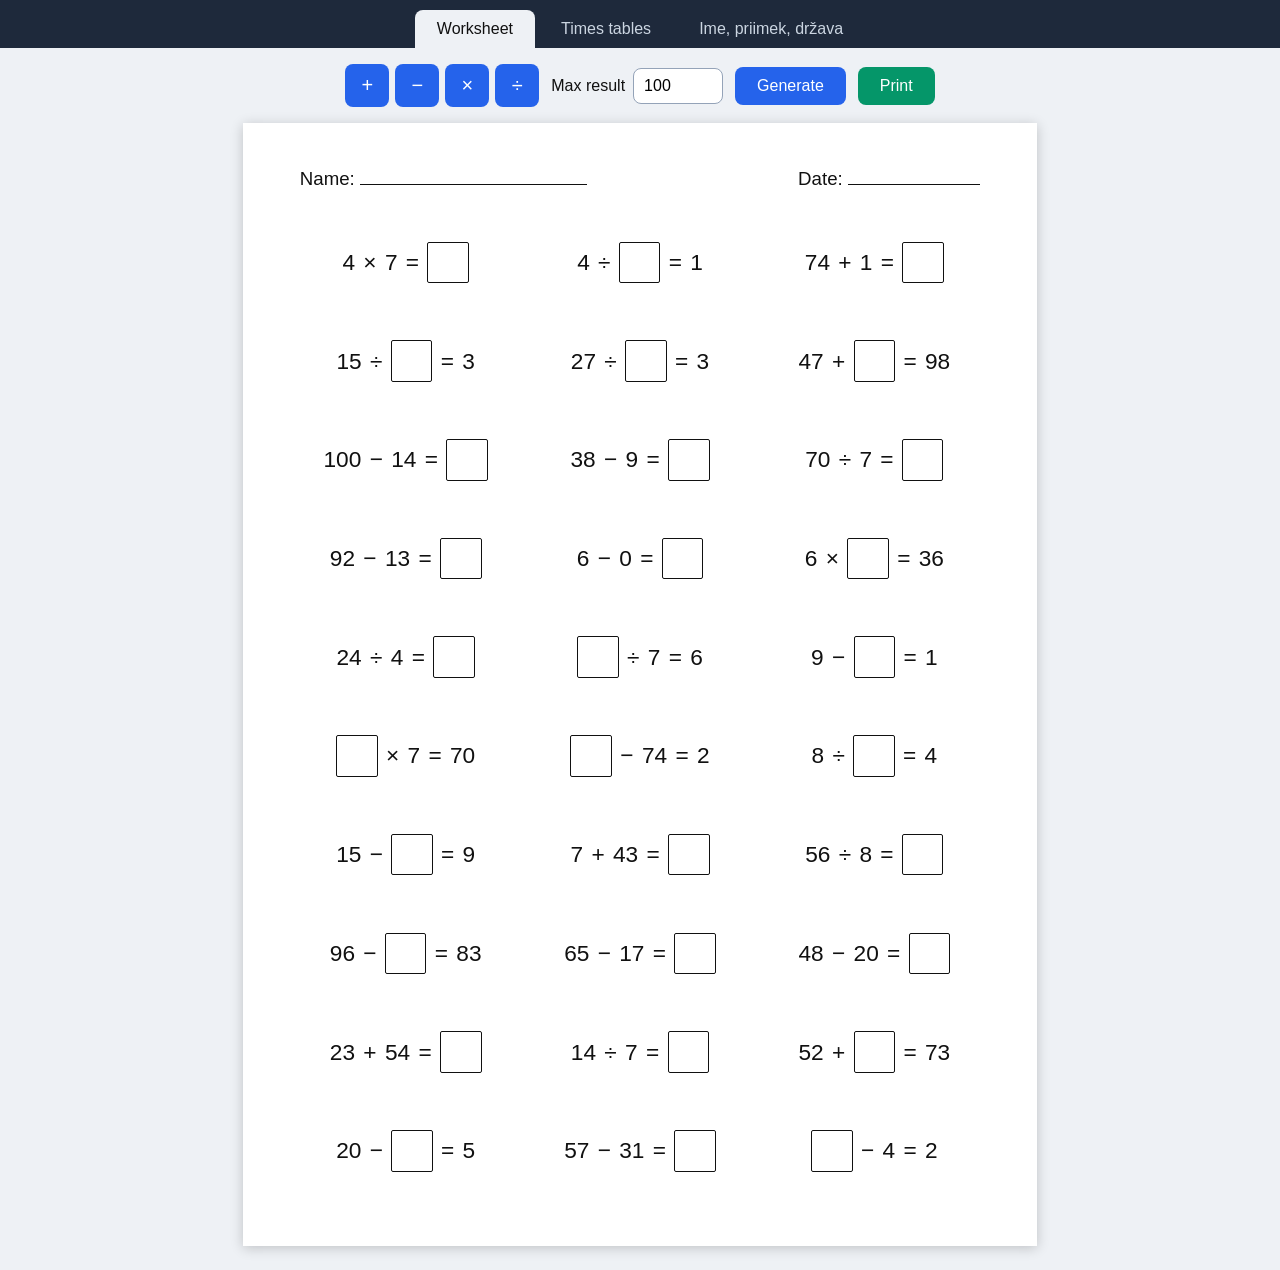
<file: index.html>
<!DOCTYPE html>
<html lang="en">
<head>
<meta charset="UTF-8">
<meta name="viewport" content="width=device-width, initial-scale=1">
<title>Maths worksheet</title>
<link rel="stylesheet" href="style.css">
<style>
  .toolbar {
    display: flex;
    gap: 12px;
    justify-content: center;
    padding: 16px;
  }
  .toolbar { flex-wrap: wrap; align-items: center; }
  .ops { display: flex; gap: 6px; }
  .ops button {
    width: 44px; padding: 10px 0; font-size: 20px;
    background: #cbd5e1; color: #334155;
  }
  .ops button[aria-pressed="true"] { background: #2563eb; color: #fff; }
  .max { font-size: 16px; display: flex; align-items: center; gap: 8px; }
  .max input {
    font: inherit; width: 90px; padding: 8px 10px;
    border: 1px solid #94a3b8; border-radius: 8px;
  }

  .page {
    width: 210mm;
    height: 297mm;
    margin: 0 auto 24px;
    padding: 12mm 15mm;
    background: #fff;
    box-shadow: 0 2px 12px rgba(0,0,0,.2);
    display: flex;
    flex-direction: column;
  }
  .head {
    display: flex;
    justify-content: space-between;
    font-size: 14pt;
    margin-bottom: 6mm;
  }
  .head span { border-bottom: 1px solid #111; min-width: 60mm; display: inline-block; }
  .grid {
    flex: 1;
    display: grid;
    grid-template-columns: repeat(3, 1fr);
    grid-template-rows: repeat(10, 1fr);
    gap: 0 6mm;
  }
  .eq {
    display: flex;
    align-items: center;
    justify-content: center;
    gap: 2.2mm;
    font-size: 17pt;
    white-space: nowrap;
  }
  .box {
    display: inline-block;
    width: 11mm;
    height: 11mm;
    border: 1.5px solid #111;
    border-radius: 2px;
  }

  @page { size: A4; margin: 0; }
  @media print {
    .toolbar { display: none; }
    .page { margin: 0; box-shadow: none; }
  }
</style>
</head>
<body>
  <nav class="nav">
    <a href="index.html" aria-current="page">Worksheet</a>
    <a href="times-tables.html">Times tables</a>
    <a href="mesta-zivali.html">Ime, priimek, država</a>
  </nav>
  <div class="toolbar">
    <div class="ops" id="ops" role="group" aria-label="Operations">
      <button type="button" data-op="+" aria-pressed="true" title="Addition">+</button>
      <button type="button" data-op="−" aria-pressed="true" title="Subtraction">−</button>
      <button type="button" data-op="×" aria-pressed="true" title="Multiplication">×</button>
      <button type="button" data-op="÷" aria-pressed="true" title="Division">÷</button>
    </div>
    <label class="max">Max result
      <input type="number" id="max" value="100" min="1" max="100000" step="1">
    </label>
    <button id="gen">Generate</button>
    <button id="print" class="secondary">Print</button>
  </div>

  <div class="page">
    <div class="head"><div>Name: <span></span></div><div>Date: <span style="min-width:35mm"></span></div></div>
    <div class="grid" id="grid"></div>
  </div>

<script>
const ROWS = 10, COLS = 3;
let MAX = 100;
const rnd = (a, b) => Math.floor(Math.random() * (b - a + 1)) + a;
const pick = arr => arr[Math.floor(Math.random() * arr.length)];

const opButtons = [...document.querySelectorAll('#ops button')];
const maxInput = document.getElementById('max');
const activeOps = () => opButtons.filter(b => b.getAttribute('aria-pressed') === 'true').map(b => b.dataset.op);

// Returns {a, op, b, c} meaning a op b = c, all values within 0..MAX
function makeEquation(op) {
  // Factor limit for × and ÷: 10 up to MAX 100, grows with sqrt(MAX) beyond
  const F = Math.max(10, Math.round(Math.sqrt(MAX)));
  const lo = MAX >= 4 ? 2 : 1;
  switch (op) {
    case '+': {
      const a = rnd(0, MAX), b = rnd(0, MAX - a);
      return { a, op: '+', b, c: a + b };
    }
    case '−': {
      const a = rnd(0, MAX), b = rnd(0, a);
      return { a, op: '−', b, c: a - b };
    }
    case '×': {
      const a = rnd(lo, Math.min(F, MAX)), b = rnd(lo, Math.max(lo, Math.min(F, Math.floor(MAX / a))));
      return { a, op: '×', b, c: a * b };
    }
    default: {
      const b = rnd(lo, Math.min(F, MAX)), c = rnd(1, Math.max(1, Math.min(F, Math.floor(MAX / b))));
      return { a: b * c, op: '÷', b, c };
    }
  }
}

function render(e) {
  // Hide the result (after =) or one of the operands (in the middle / start)
  const hide = pick(['c', 'c', 'b', 'a']);
  const box = '<span class="box"></span>';
  const part = k => (k === hide ? box : e[k]);
  return `${part('a')} <span>${e.op}</span> ${part('b')} <span>=</span> ${part('c')}`;
}

function generate() {
  const v = parseInt(maxInput.value, 10);
  MAX = Math.min(100000, Math.max(1, Number.isFinite(v) ? v : 100));
  maxInput.value = MAX;
  const ops = activeOps();
  const seen = new Set();
  const cells = [];
  let tries = 0;
  while (cells.length < ROWS * COLS) {
    const e = makeEquation(pick(ops));
    const key = `${e.a}${e.op}${e.b}`;
    // Avoid duplicates, but give up after many tries (small MAX has few combinations)
    if (seen.has(key) && ++tries < 500) continue;
    seen.add(key);
    cells.push(`<div class="eq">${render(e)}</div>`);
  }
  document.getElementById('grid').innerHTML = cells.join('');
}

opButtons.forEach(b => b.addEventListener('click', () => {
  const on = b.getAttribute('aria-pressed') === 'true';
  if (on && activeOps().length === 1) return; // keep at least one operation selected
  b.setAttribute('aria-pressed', String(!on));
}));
document.getElementById('gen').addEventListener('click', generate);
document.getElementById('print').addEventListener('click', () => window.print());
generate();
</script>
</body>
</html>
</file>
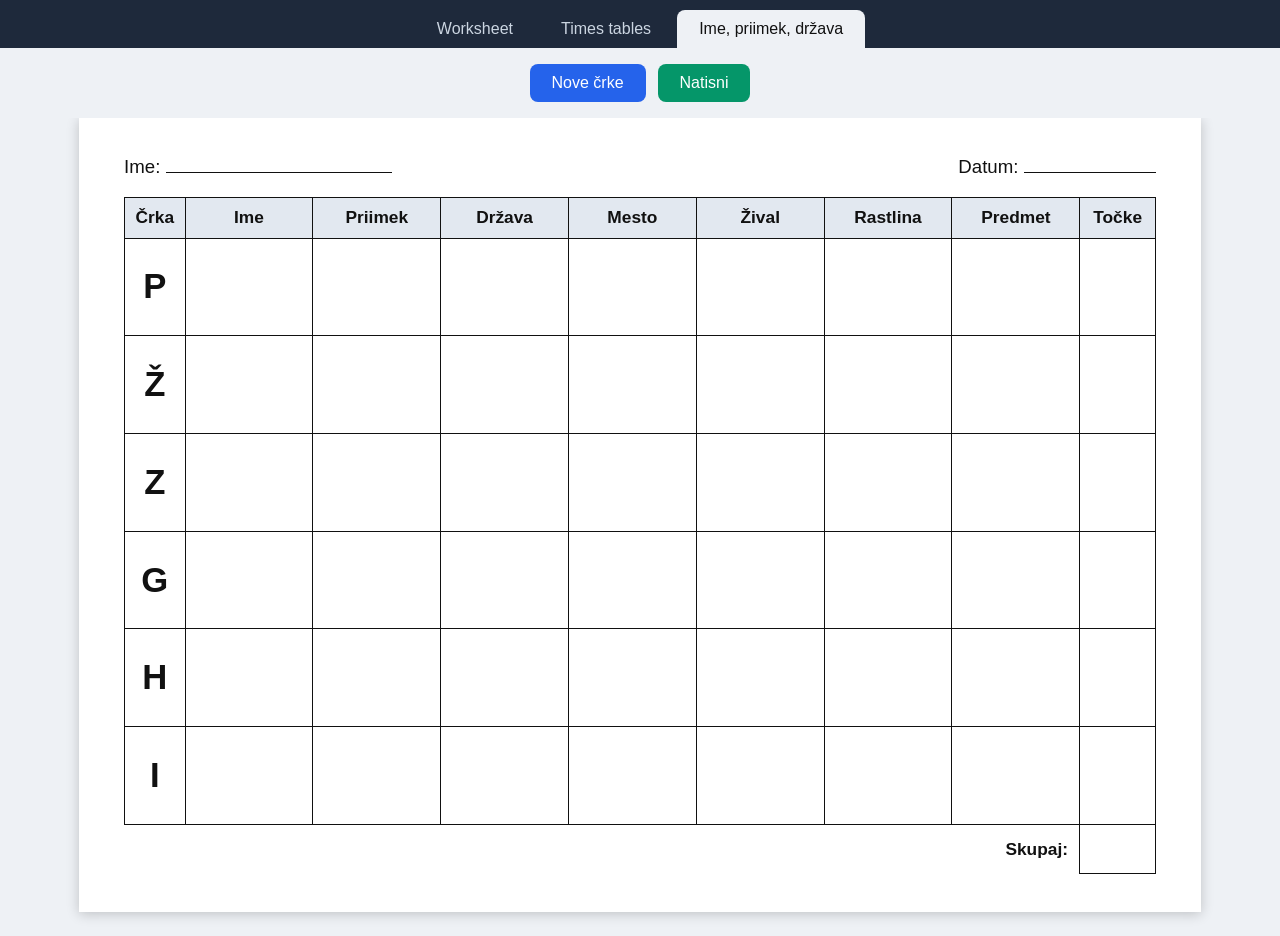
<file: mesta-zivali.html>
<!DOCTYPE html>
<html lang="sl">
<head>
<meta charset="UTF-8">
<meta name="viewport" content="width=device-width, initial-scale=1">
<title>Ime, priimek, država</title>
<link rel="stylesheet" href="style.css">
<style>
  .toolbar {
    display: flex; flex-wrap: wrap; align-items: center;
    gap: 12px; justify-content: center; padding: 16px;
  }
  .wrap { overflow-x: auto; padding: 0 16px 24px; }

  /* A4 landscape sheet */
  .page {
    width: 297mm;
    height: 210mm;
    margin: 0 auto;
    padding: 10mm 12mm;
    background: #fff;
    box-shadow: 0 2px 12px rgba(0,0,0,.2);
    display: flex;
    flex-direction: column;
  }
  .head {
    display: flex;
    justify-content: space-between;
    font-size: 14pt;
    margin-bottom: 5mm;
  }
  .head span { border-bottom: 1px solid #111; min-width: 60mm; display: inline-block; }

  table.game {
    flex: 1;
    width: 100%;
    border-collapse: collapse;
    table-layout: fixed;
  }
  .game th, .game td { border: 1.5px solid #111; }
  .game th {
    font-size: 13pt;
    font-weight: bold;
    padding: 2.5mm 1mm;
    background: #e2e8f0;
  }
  .game col.letter { width: 16mm; }
  .game col.points { width: 20mm; }
  .game tbody td.l {
    text-align: center;
    font-size: 26pt;
    font-weight: bold;
  }
  .game tfoot td { height: 13mm; font-size: 13pt; font-weight: bold; }
  .game tfoot td.label { text-align: right; padding-right: 3mm; border: 0; }

  @page { size: A4 landscape; margin: 0; }
  @media print {
    .toolbar { display: none; }
    .wrap { padding: 0; overflow: visible; }
    .page { margin: 0; box-shadow: none; }
    .game th { -webkit-print-color-adjust: exact; print-color-adjust: exact; }
  }
</style>
</head>
<body>
  <nav class="nav">
    <a href="index.html">Worksheet</a>
    <a href="times-tables.html">Times tables</a>
    <a href="mesta-zivali.html" aria-current="page">Ime, priimek, država</a>
  </nav>
  <div class="toolbar">
    <button id="gen">Nove črke</button>
    <button id="print" class="secondary">Natisni</button>
  </div>

  <div class="wrap">
    <div class="page">
      <div class="head"><div>Ime: <span></span></div><div>Datum: <span style="min-width:35mm"></span></div></div>
      <table class="game">
        <colgroup>
          <col class="letter">
          <col><col><col><col><col><col><col>
          <col class="points">
        </colgroup>
        <thead>
          <tr>
            <th>Črka</th><th>Ime</th><th>Priimek</th><th>Država</th><th>Mesto</th>
            <th>Žival</th><th>Rastlina</th><th>Predmet</th><th>Točke</th>
          </tr>
        </thead>
        <tbody id="rows"></tbody>
        <tfoot>
          <tr><td class="label" colspan="8">Skupaj:</td><td></td></tr>
        </tfoot>
      </table>
    </div>
  </div>

<script>
const ROWS = 6;
// Slovenian alphabet
const LETTERS = ['A','B','C','Č','D','E','F','G','H','I','J','K','L','M','N','O','P','R','S','Š','T','U','V','Z','Ž'];

function generate() {
  // 6 different letters, random order
  const pool = LETTERS.slice();
  for (let i = pool.length - 1; i > 0; i--) {
    const j = Math.floor(Math.random() * (i + 1));
    [pool[i], pool[j]] = [pool[j], pool[i]];
  }
  document.getElementById('rows').innerHTML = pool.slice(0, ROWS)
    .map(l => `<tr><td class="l">${l}</td>${'<td></td>'.repeat(8)}</tr>`).join('');
}

document.getElementById('gen').addEventListener('click', generate);
document.getElementById('print').addEventListener('click', () => window.print());
generate();
</script>
</body>
</html>
</file>
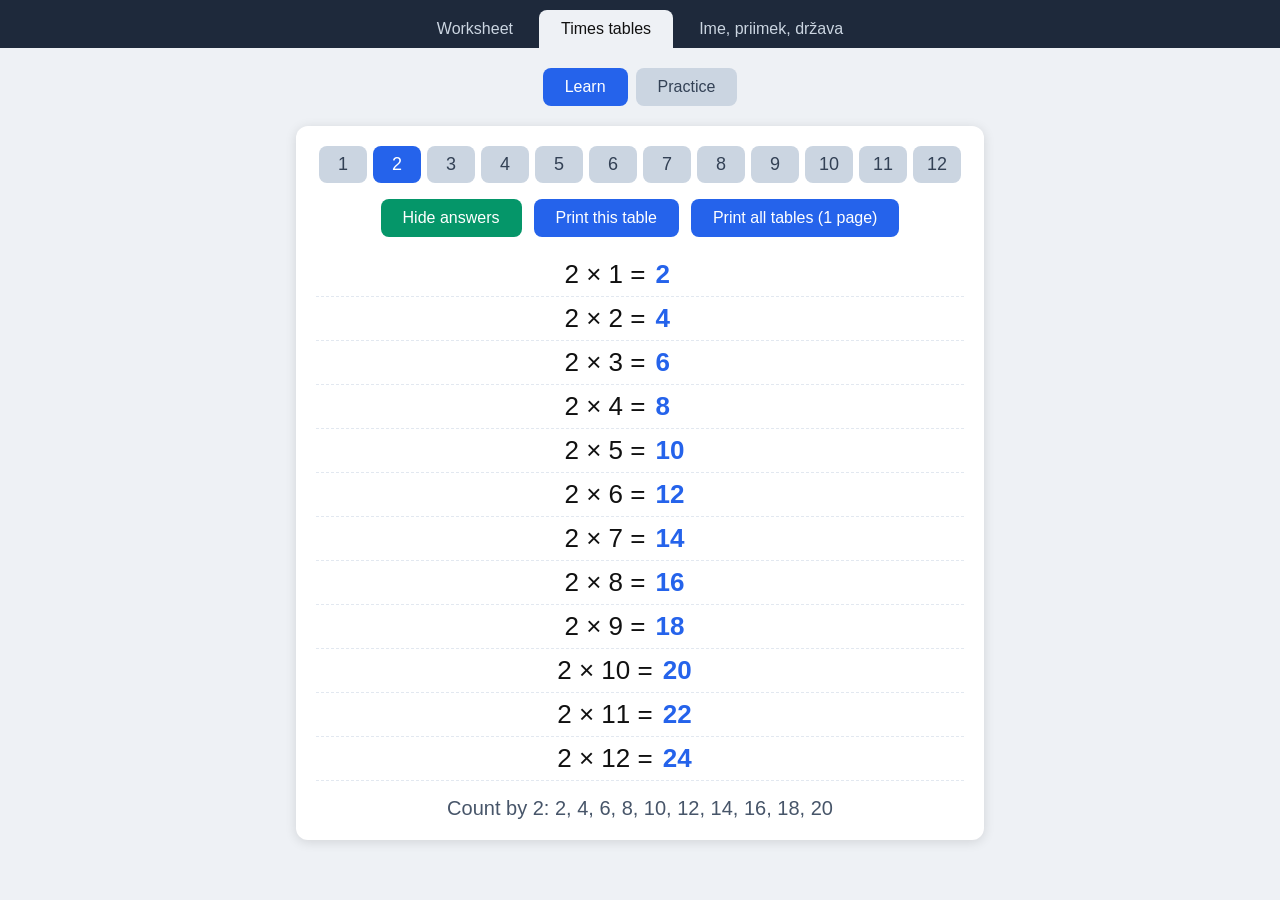
<file: times-tables.html>
<!DOCTYPE html>
<html lang="en">
<head>
<meta charset="UTF-8">
<meta name="viewport" content="width=device-width, initial-scale=1">
<title>Times tables</title>
<link rel="stylesheet" href="style.css">
<style>
  main { max-width: 720px; margin: 0 auto; padding: 20px 16px 40px; }
  .tabs { display: flex; gap: 8px; justify-content: center; margin-bottom: 20px; }
  .tabs button, .chips button {
    background: #cbd5e1; color: #334155;
  }
  .tabs button[aria-pressed="true"], .chips button[aria-pressed="true"] {
    background: #2563eb; color: #fff;
  }
  .card {
    background: #fff; border-radius: 12px; padding: 20px;
    box-shadow: 0 2px 12px rgba(0,0,0,.12);
  }
  .chips { display: flex; flex-wrap: wrap; gap: 6px; justify-content: center; margin-bottom: 16px; }
  .chips button { width: 48px; padding: 8px 0; font-size: 18px; }
  .row { display: flex; gap: 12px; justify-content: center; align-items: center; flex-wrap: wrap; margin-bottom: 16px; }

  /* Learn */
  .facts { list-style: none; margin: 0; padding: 0; font-size: 26px; }
  .facts li {
    display: flex; justify-content: center; gap: 10px;
    padding: 6px 0; border-bottom: 1px dashed #e2e8f0;
  }
  .facts .ans { min-width: 60px; text-align: left; font-weight: bold; color: #2563eb; }
  .facts.hidden .ans { visibility: hidden; }
  .skip { text-align: center; margin-top: 16px; font-size: 20px; color: #475569; }

  /* Practice */
  .question { font-size: 56px; text-align: center; margin: 10px 0 20px; }
  .answer-row { display: flex; gap: 10px; justify-content: center; }
  #answer {
    font: inherit; font-size: 36px; width: 140px; text-align: center;
    padding: 6px; border: 2px solid #94a3b8; border-radius: 10px;
  }
  .feedback { min-height: 40px; text-align: center; font-size: 22px; margin-top: 16px; }
  .feedback.ok { color: #059669; }
  .feedback.bad { color: #dc2626; }
  .progress { height: 12px; background: #e2e8f0; border-radius: 6px; overflow: hidden; margin: 16px 0 8px; }
  .progress div { height: 100%; width: 0; background: #059669; transition: width .2s; }
  .stats { text-align: center; color: #475569; }
  .done { text-align: center; font-size: 28px; }
  [hidden] { display: none !important; }
  .opt { display: flex; align-items: center; gap: 6px; font-size: 16px; }

  /* Print pages (hidden on screen, shown only when printing) */
  #printArea { display: none; }
  .page {
    width: 210mm; height: 297mm; padding: 12mm 15mm; background: #fff;
    display: flex; flex-direction: column; break-after: page;
  }
  .page:last-child { break-after: auto; }
  .head { display: flex; justify-content: space-between; font-size: 14pt; margin-bottom: 6mm; }
  .head span { border-bottom: 1px solid #111; min-width: 60mm; display: inline-block; }
  .title { text-align: center; font-size: 24pt; margin: 0 0 8mm; }
  .grid {
    flex: 1; display: grid; grid-template-columns: repeat(3, 1fr);
    grid-template-rows: repeat(10, 1fr); gap: 0 6mm;
  }
  .grid.key { font-size: 0.8em; }
  .eq { display: flex; align-items: center; justify-content: center; gap: 2.2mm; font-size: 17pt; white-space: nowrap; }
  .box { display: inline-block; width: 11mm; height: 11mm; border: 1.5px solid #111; border-radius: 2px; }
  .key .eq b { color: #111; }
  .ref { flex: 1; display: flex; flex-direction: column; justify-content: space-around; }
  .ref .eq { font-size: 26pt; justify-content: flex-start; padding-left: 40mm; }
  .ref .eq .res { min-width: 22mm; font-weight: bold; }
  .ref .eq .line { display: inline-block; width: 22mm; border-bottom: 1.5px solid #111; height: 1em; }
  .ref-skip { text-align: center; font-size: 16pt; margin-top: 6mm; }

  /* All tables on one page: 4 columns x 3 rows */
  .all {
    flex: 1; display: grid; grid-template-columns: repeat(4, 1fr);
    grid-template-rows: repeat(3, minmax(0, 1fr)); gap: 4mm 6mm; min-height: 0;
  }
  .all .tbl { display: flex; flex-direction: column; justify-content: space-between; border: 1px solid #111; border-radius: 3mm; padding: 1.5mm 3mm; min-height: 0; }
  .all h2 { margin: 0; font-size: 13pt; text-align: center; border-bottom: 1px solid #111; }
  .all .f { font-size: 11pt; line-height: 1.15; white-space: nowrap; display: flex; justify-content: space-between; }
  .all .f .line { display: inline-block; width: 12mm; border-bottom: 1px solid #111; height: 1em; }

  @page { size: A4; margin: 0; }
  @media print {
    main { display: none; }
    #printArea { display: block; }
  }
</style>
</head>
<body>
  <nav class="nav">
    <a href="index.html">Worksheet</a>
    <a href="times-tables.html" aria-current="page">Times tables</a>
    <a href="mesta-zivali.html">Ime, priimek, država</a>
  </nav>

  <main>
    <div class="tabs" role="group" aria-label="Mode">
      <button type="button" data-mode="learn" aria-pressed="true">Learn</button>
      <button type="button" data-mode="practice" aria-pressed="false">Practice</button>
    </div>

    <!-- LEARN -->
    <section id="learn" class="card">
      <div class="chips" id="learnChips" role="group" aria-label="Choose a table"></div>
      <div class="row">
        <button type="button" id="toggleAns" class="secondary">Hide answers</button>
        <button type="button" id="printLearn">Print this table</button>
        <button type="button" id="printAll">Print all tables (1 page)</button>
      </div>
      <ul class="facts" id="facts"></ul>
      <div class="skip" id="skip"></div>
    </section>

    <!-- PRACTICE -->
    <section id="practice" class="card" hidden>
      <div class="chips" id="practiceChips" role="group" aria-label="Tables to practice"></div>
      <div class="row"><button type="button" id="toggleAllChips" class="secondary">Select all</button></div>
      <div class="row">
        <button type="button" id="start" class="secondary">Start</button>
        <button type="button" id="printPractice">Print worksheet</button>
        <label class="opt"><input type="checkbox" id="withKey" checked> Answer key page</label>
      </div>

      <div id="game" hidden>
        <div class="question" id="question"></div>
        <form class="answer-row" id="form" autocomplete="off">
          <input id="answer" type="number" inputmode="numeric" min="0" aria-label="Your answer">
          <button type="submit">Check</button>
        </form>
        <div class="feedback" id="feedback" aria-live="polite"></div>
        <div class="progress"><div id="bar"></div></div>
        <div class="stats" id="stats"></div>
      </div>

      <div class="done" id="done" hidden></div>
    </section>
  </main>

  <div id="printArea"></div>

<script>
const MAXN = 12;
const QUESTIONS = 20;          // correct answers needed to finish a round
const REQUEUE_GAP = 3;         // a missed fact comes back after this many questions
const $ = id => document.getElementById(id);
const rnd = (a, b) => Math.floor(Math.random() * (b - a + 1)) + a;

/* ---------- mode switching ---------- */
document.querySelectorAll('.tabs button').forEach(btn => btn.addEventListener('click', () => {
  document.querySelectorAll('.tabs button').forEach(b => b.setAttribute('aria-pressed', String(b === btn)));
  $('learn').hidden = btn.dataset.mode !== 'learn';
  $('practice').hidden = btn.dataset.mode !== 'practice';
  if (btn.dataset.mode === 'practice' && !$('game').hidden) $('answer').focus();
}));

/* ---------- chips ---------- */
function buildChips(el, onClick) {
  for (let n = 1; n <= MAXN; n++) {
    const b = document.createElement('button');
    b.type = 'button'; b.textContent = n; b.dataset.n = n;
    b.setAttribute('aria-pressed', 'false');
    b.addEventListener('click', () => onClick(b));
    el.appendChild(b);
  }
}

/* ---------- Learn ---------- */
let learnN = 2;
function showTable(n) {
  learnN = n;
  document.querySelectorAll('#learnChips button')
    .forEach(b => b.setAttribute('aria-pressed', String(+b.dataset.n === n)));
  $('facts').innerHTML = Array.from({ length: MAXN }, (_, i) =>
    `<li><span>${n} × ${i + 1} =</span><span class="ans">${n * (i + 1)}</span></li>`).join('');
  $('skip').textContent = 'Count by ' + n + ': ' +
    Array.from({ length: 10 }, (_, i) => n * (i + 1)).join(', ');
}
buildChips($('learnChips'), b => showTable(+b.dataset.n));
$('toggleAns').addEventListener('click', () => {
  const hidden = $('facts').classList.toggle('hidden');
  $('toggleAns').textContent = hidden ? 'Show answers' : 'Hide answers';
});
showTable(2);

/* ---------- Practice ---------- */
buildChips($('practiceChips'), b => {
  const on = b.getAttribute('aria-pressed') === 'true';
  b.setAttribute('aria-pressed', String(!on));
});
document.querySelectorAll('#practiceChips button').forEach(b => {
  if (+b.dataset.n >= 2 && +b.dataset.n <= 10) b.setAttribute('aria-pressed', 'true');
});

// Select all / none for the practice tables
const practiceBtns = () => [...document.querySelectorAll('#practiceChips button')];
function syncAllBtn() {
  $('toggleAllChips').textContent = practiceBtns().every(b => b.getAttribute('aria-pressed') === 'true') ? 'Select none' : 'Select all';
}
$('toggleAllChips').addEventListener('click', () => {
  const all = practiceBtns().every(b => b.getAttribute('aria-pressed') === 'true');
  practiceBtns().forEach(b => b.setAttribute('aria-pressed', String(!all)));
  syncAllBtn();
});
$('practiceChips').addEventListener('click', syncAllBtn);
syncAllBtn();

let tables = [], queue = [], current = null, solved = 0, asked = 0, firstTry = 0, streak = 0, retry = false;

function newFact() {
  // Random table, random factor, random order (7×8 or 8×7)
  const t = tables[rnd(0, tables.length - 1)], f = rnd(1, MAXN);
  return Math.random() < 0.5 ? { a: t, b: f } : { a: f, b: t };
}

function nextQuestion() {
  // A missed fact that is due comes back first
  const dueIdx = queue.findIndex(q => q.due <= asked);
  if (dueIdx >= 0) current = queue.splice(dueIdx, 1)[0].fact;
  else {
    do { current = newFact(); } while (asked > 0 && current.a === prev.a && current.b === prev.b && tables.length * MAXN > 1);
  }
  prev = current; retry = false;
  $('question').textContent = `${current.a} × ${current.b} = ?`;
  $('answer').value = '';
  $('answer').focus();
}
let prev = { a: 0, b: 0 };

function updateStats() {
  $('bar').style.width = (solved / QUESTIONS * 100) + '%';
  $('stats').textContent = `${solved} / ${QUESTIONS} correct · streak ${streak}`;
}

$('start').addEventListener('click', () => {
  tables = [...document.querySelectorAll('#practiceChips button[aria-pressed="true"]')].map(b => +b.dataset.n);
  if (!tables.length) { alert('Pick at least one table.'); return; }
  queue = []; solved = asked = firstTry = streak = 0; prev = { a: 0, b: 0 };
  $('game').hidden = false; $('done').hidden = true;
  $('feedback').textContent = ''; $('feedback').className = 'feedback';
  updateStats(); nextQuestion();
});

$('form').addEventListener('submit', e => {
  e.preventDefault();
  if ($('answer').value === '') return;
  const guess = +$('answer').value, right = current.a * current.b, fb = $('feedback');
  asked++;
  if (guess === right) {
    solved++; streak++;
    if (!retry) firstTry++;
    fb.className = 'feedback ok'; fb.textContent = '✓ Correct!';
    updateStats();
    if (solved >= QUESTIONS) return finish();
    nextQuestion();
  } else {
    streak = 0;
    fb.className = 'feedback bad';
    fb.textContent = `${current.a} × ${current.b} = ${right} — try again`;
    // Re-queue the fact, and let the child retype the answer now
    if (!retry) queue.push({ fact: current, due: asked + REQUEUE_GAP });
    retry = true;
    $('answer').value = ''; $('answer').focus();
    updateStats();
  }
});

function finish() {
  $('game').hidden = true;
  $('done').hidden = false;
  $('done').innerHTML = `🎉 Well done!<br>${firstTry} of ${QUESTIONS} right on the first try.`;
}

/* ---------- Printing ---------- */
const HEAD = '<div class="head"><div>Name: <span></span></div><div>Date: <span style="min-width:35mm"></span></div></div>';
const shuffle = arr => { for (let i = arr.length - 1; i > 0; i--) { const j = rnd(0, i); [arr[i], arr[j]] = [arr[j], arr[i]]; } return arr; };

function printPages(html) {
  $('printArea').innerHTML = html;
  window.print();
}

// Learn: a table as a reference card, or a blank self-test if answers are hidden
function learnPage(n, blank) {
  const rows = Array.from({ length: MAXN }, (_, i) => {
    const right = blank ? '<span class="line"></span>' : n * (i + 1);
    return `<div class="eq">${n} × ${i + 1} = <span class="res">${right}</span></div>`;
  }).join('');
  const skip = blank ? '_ '.repeat(10) : Array.from({ length: 10 }, (_, i) => n * (i + 1)).join(', ');
  return `<div class="page">${HEAD}<h1 class="title">The ${n} times table</h1>
    <div class="ref">${rows}</div><div class="ref-skip">Count by ${n}: ${skip}</div></div>`;
}
const learnBlank = () => $('facts').classList.contains('hidden');
$('printLearn').addEventListener('click', () => printPages(learnPage(learnN, learnBlank())));
// All 12 tables on a single page (blank answers if "Hide answers" is on)
$('printAll').addEventListener('click', () => {
  const blank = learnBlank();
  const tbl = n => `<div class="tbl"><h2>${n} ×</h2>` + Array.from({ length: MAXN }, (_, i) =>
    `<div class="f"><span>${n} × ${i + 1} =</span>${blank ? '<span class="line"></span>' : `<b>${n * (i + 1)}</b>`}</div>`).join('') + '</div>';
  printPages(`<div class="page">${HEAD}<h1 class="title" style="margin-bottom:4mm">Times tables 1–12</h1>
    <div class="all">${Array.from({ length: MAXN }, (_, i) => tbl(i + 1)).join('')}</div></div>`);
});

// Practice: 30 questions from the selected tables, with optional answer key
$('printPractice').addEventListener('click', () => {
  const sel = [...document.querySelectorAll('#practiceChips button[aria-pressed="true"]')].map(b => +b.dataset.n);
  if (!sel.length) { alert('Pick at least one table.'); return; }
  const pool = [];
  sel.forEach(t => { for (let f = 1; f <= MAXN; f++) pool.push(Math.random() < 0.5 ? { a: t, b: f } : { a: f, b: t }); });
  let facts = [];
  while (facts.length < 30) facts = facts.concat(shuffle(pool.slice()));
  facts = facts.slice(0, 30);

  const cell = (f, key) => `<div class="eq">${f.a} × ${f.b} = ${key ? `<b>${f.a * f.b}</b>` : '<span class="box"></span>'}</div>`;
  let html = `<div class="page">${HEAD}<div class="grid">${facts.map(f => cell(f, false)).join('')}</div></div>`;
  if ($('withKey').checked)
    html += `<div class="page"><h1 class="title">Answer key</h1><div class="grid key">${facts.map(f => cell(f, true)).join('')}</div></div>`;
  printPages(html);
});
</script>
</body>
</html>
</file>
<file: style.css>
* { box-sizing: border-box; }
body {
  margin: 0;
  font-family: "Comic Sans MS", "Trebuchet MS", Arial, sans-serif;
  background: #eef1f5;
  color: #111;
}
button {
  font: inherit;
  font-size: 16px;
  padding: 10px 22px;
  border: 0;
  border-radius: 8px;
  background: #2563eb;
  color: #fff;
  cursor: pointer;
}
button.secondary { background: #059669; }
button:hover { filter: brightness(1.1); }

.nav {
  display: flex;
  gap: 4px;
  justify-content: center;
  padding: 10px 16px 0;
  background: #1e293b;
}
.nav a {
  padding: 10px 22px;
  color: #cbd5e1;
  text-decoration: none;
  border-radius: 8px 8px 0 0;
  font-size: 16px;
}
.nav a:hover { color: #fff; }
.nav a[aria-current="page"] { background: #eef1f5; color: #111; }

@media print {
  body { background: #fff; }
  .nav { display: none; }
}
</file>
